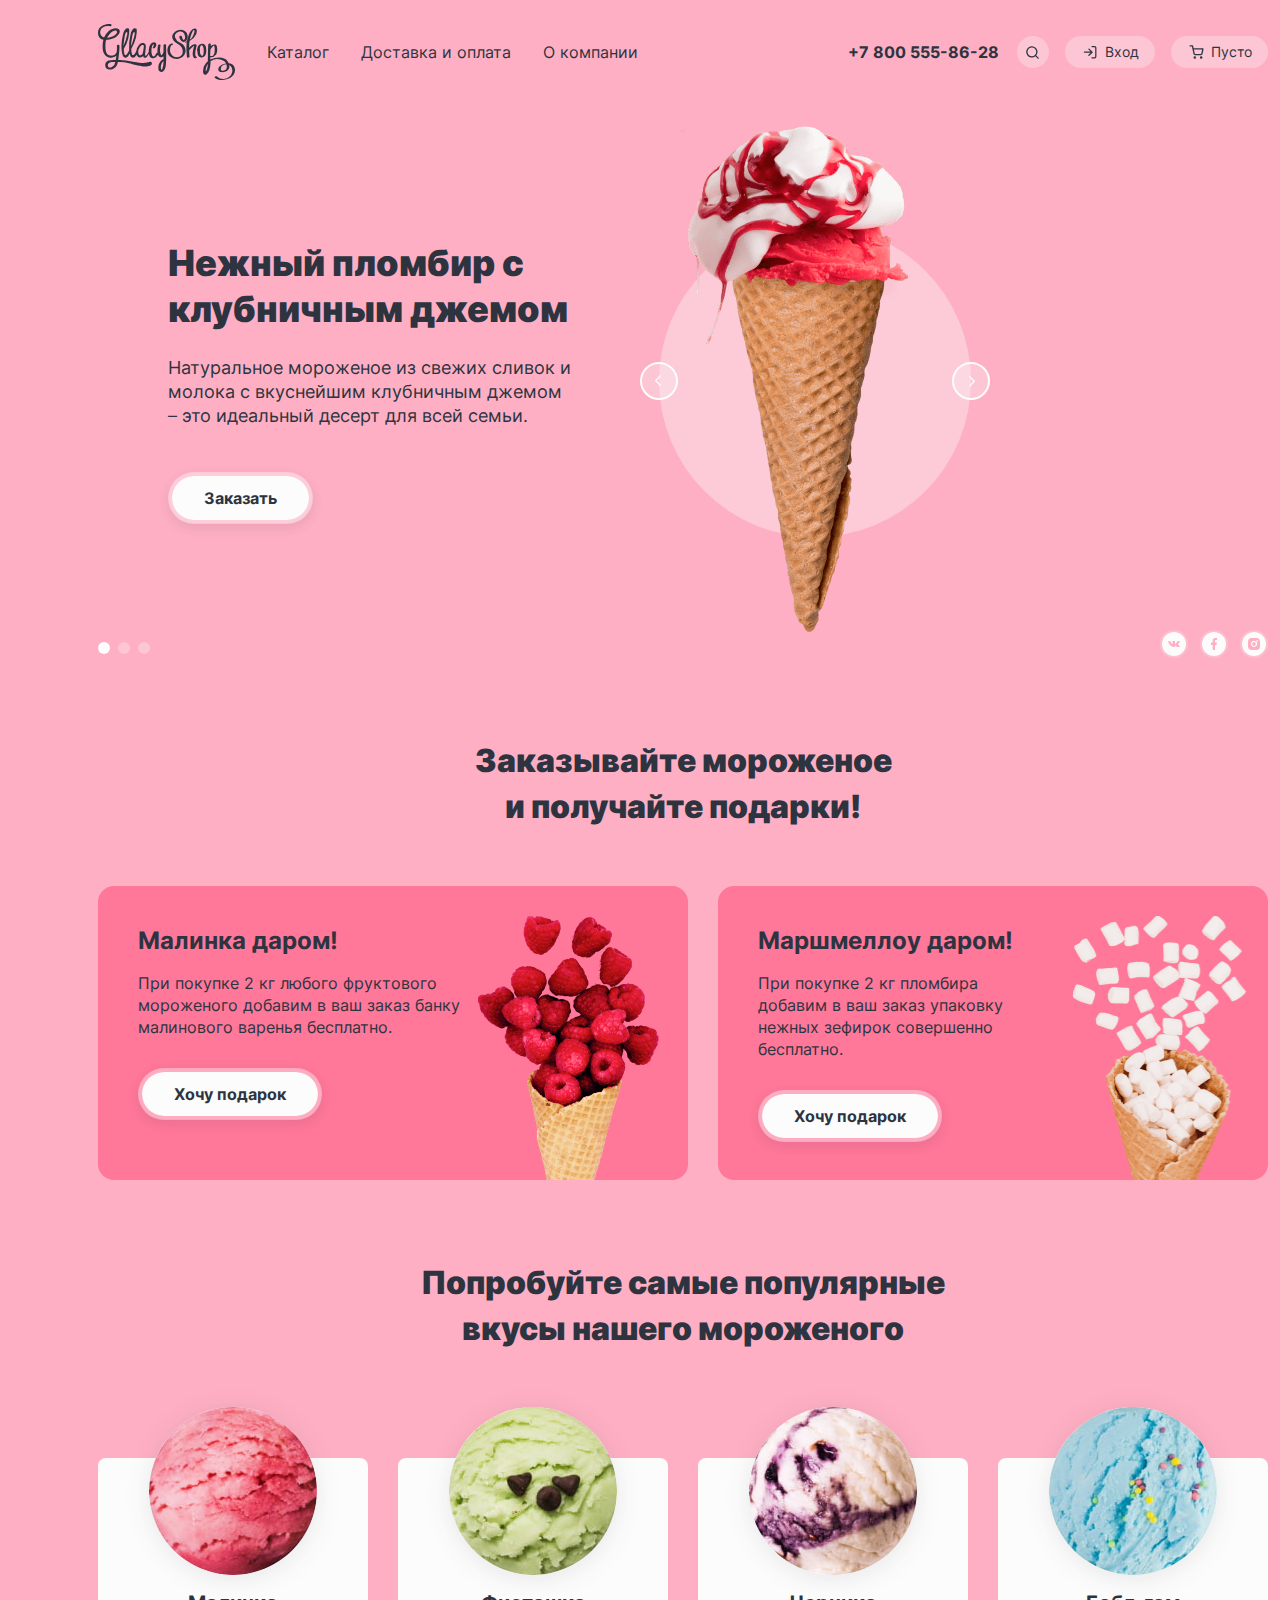
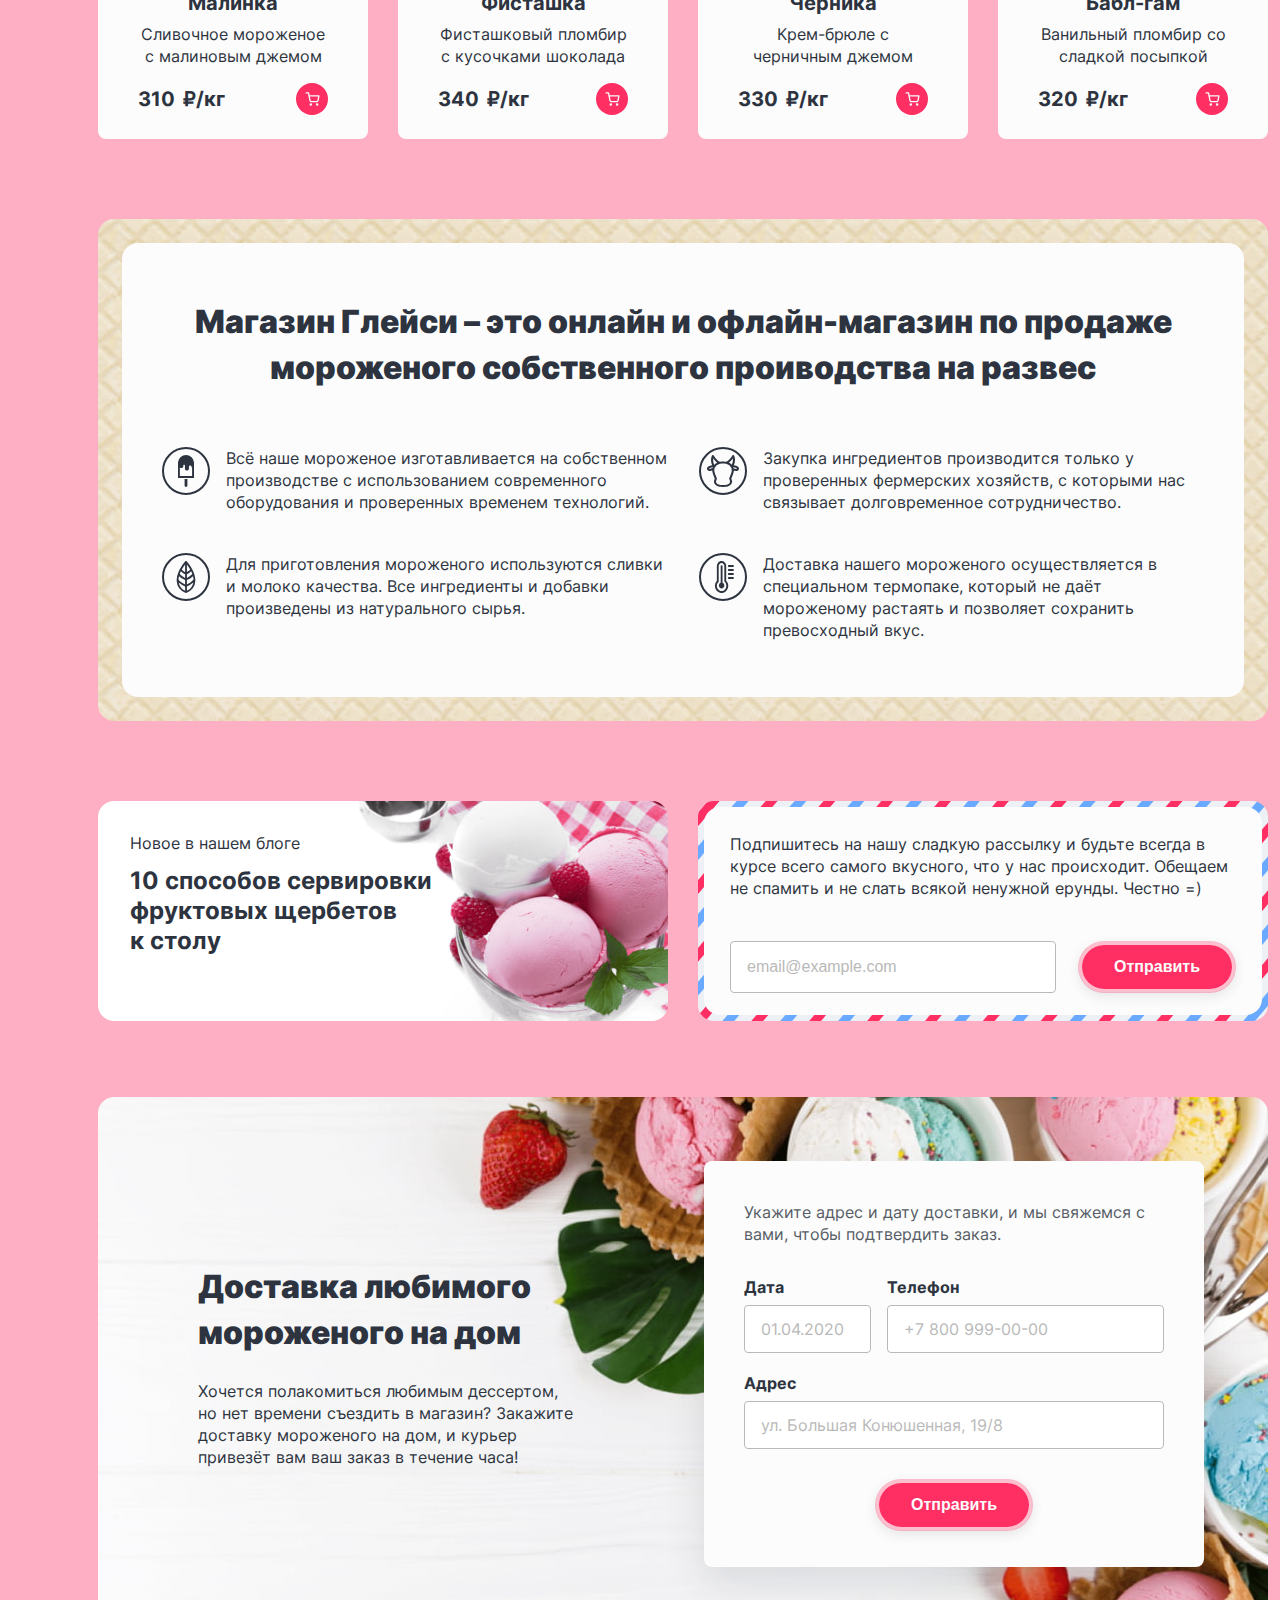
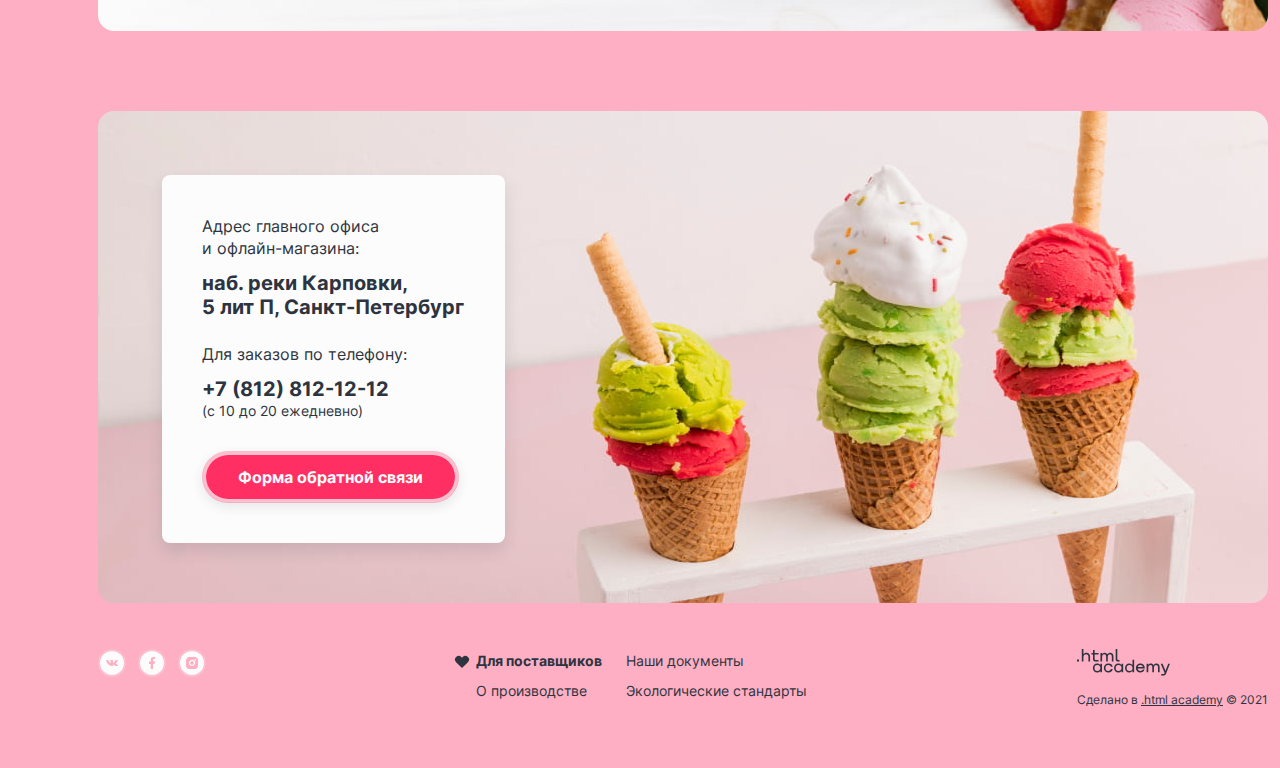
<file: index.html>
<!DOCTYPE html>
<html class="page" lang="ru">
  <head>
    <meta charset="utf-8">
    <title>HTML Academy: Глейси</title>
    <link rel="stylesheet" href="css/styles.css">
  </head>
  <body class="page__body">
    <header class="header page__header page__centerer">
      <a class="header__logo logo-link" href="index.html" aria-current="page">
        <img class="logo-link__image" src="images/gllacy-logo.svg" width="137" height="56" alt="Логотип интернет-магазина «Глейси».">
      </a>

      <nav class="header__navigation site-navigation">
        <ul class="site-navigation__list">
          <li class="site-navigation__item">
            <a class="site-navigation__link link" href="catalog.html">Каталог</a>
            <ul class="site-navigation__dropdown dropdown">
              <li class="dropdown__item dropdown__item--special">
                <a class="dropdown__link link" href="javascript:undefined">Новинки</a>
              </li>
              <li class="dropdown__item">
                <a class="dropdown__link link" href="catalog.html">Сливочное</a>
              </li>
              <li class="dropdown__item">
                <a class="dropdown__link link" href="javascript:undefined">Щербеты</a>
              </li>
              <li class="dropdown__item">
                <a class="dropdown__link link" href="javascript:undefined">Фруктовый</a>
              </li>
              <li class="dropdown__item">
                <a class="dropdown__link link" href="javascript:undefined">Мелорин</a>
              </li>
            </ul>
          </li>
          <li class="site-navigation__item">
            <a class="site-navigation__link link" href="javascript:undefined">Доставка и оплата</a>
          </li>
          <li class="site-navigation__item">
            <a class="site-navigation__link link" href="javascript:undefined">О компании</a>
          </li>
        </ul>
      </nav>

      <a class="header__phone link link--phone" href="tel:+78005558628">+7 800 555-86-28</a>

      <ul class="header__user-menu user-menu">
        <li class="user-menu__item">
          <a class="user-menu__link user-menu__link--search link" href="javascript:undefined">
            <span class="visually-hidden">Поиск.</span>
          </a>
        </li>
        <li class="user-menu__item">
          <a class="user-menu__link user-menu__link--login link" href="javascript:undefined">Вход</a>
        </li>
        <li class="user-menu__item">
          <a class="user-menu__link user-menu__link--cart link" href="javascript:undefined">
            <span class="visually-hidden">В вашей корзине:</span>
            Пусто
          </a>
        </li>
      </ul>
    </header>

    <main class="main page__main">
      <h1 class="visually-hidden">Интернет-магазин «Глейси Шоп».</h1>

      <section class="slider main__slider page__centerer">
        <h2 class="visually-hidden">Быстрые заказы.</h2>

        <div class="slider__buttons slider-controls">
          <button class="slider-controls__button slider-controls__button--previous" type="button">
            <span class="visually-hidden">Предыдущий товар.</span>
          </button>
          <button class="slider-controls__button slider-controls__button--next" type="button">
            <span class="visually-hidden">Следующий товар.</span>
          </button>
        </div>

        <ol class="slider__pagination dot-pagination">
          <li class="dot-pagination__item">
            <button class="dot-pagination__button dot-pagination__button--current" type="button">
              <span class="visually-hidden">Первый товар.</span>
            </button>
          </li>
          <li class="dot-pagination__item">
            <button class="dot-pagination__button" type="button">
              <span class="visually-hidden">Второй товар.</span>
            </button>
          </li>
          <li class="dot-pagination__item">
            <button class="dot-pagination__button" type="button">
              <span class="visually-hidden">Третий товар.</span>
            </button>
          </li>
        </ol>

        <ol class="slider__list">
          <li class="slider__item slider__item--current slide">
            <div class="slide__grid">
              <div class="slide__wrapper">
                <img class="slide__image" src="images/slider-image-01.png" width="306" height="507" alt="Пломбир с клубничным джемом.">
              </div>
              <strong class="slide__slogan">Нежный пломбир с клубничным джемом</strong>
              <p class="slide__info">Натуральное мороженое из свежих сливок и молока с вкуснейшим клубничным джемом – это идеальный десерт для всей семьи.</p>
              <a class="slide__button link button" href="javascript:undefined">Заказать</a>
            </div>
          </li>
          <li class="slider__item slide">
            <div class="slide__grid">
              <img class="slide__image" src="images/slider-image-02.png" width="306" height="507" alt="Изображение товара.">
              <strong class="slide__slogan">Нежный пломбир с клубничным джемом</strong>
              <p class="slide__info">Натуральное мороженое из свежих сливок и молока с вкуснейшим клубничным джемом – это идеальный десерт для всей семьи.</p>
              <a class="slide__button link button" href="javascript:undefined">Заказать</a>
            </div>
          </li>
          <li class="slider__item slide">
            <div class="slide__grid">
              <img class="slide__image" src="images/slider-image-03.png" width="306" height="507" alt="Изображение товара.">
              <strong class="slide__slogan">Карамельный пломбир с маршмеллоу</strong>
              <p class="slide__info">Необычный сладкий десерт с карамельным топпингом и кусочками зефира завоюет сердца сладкоежек всех возрастов.</p>
              <a class="slide__button link button" href="javascript:undefined">Заказать</a>
            </div>
          </li>
        </ol>

        <ul class="slider__social social-links">
          <li class="social-links__item">
            <a href="javascript:undefined" class="social-links__link link">
              <span class="visually-hidden">Наш Вконтакте.</span>
              <svg class="social-links__icon"
              aria-hidden="true" focusable="false" xmlns="http://www.w3.org/2000/svg"
              width="12" height="6" viewBox="0 0 12 6">
                <path fill-rule="evenodd" clip-rule="evenodd" d="M6.588 5.975h-.717s-1.583.083-2.976-1.188C1.375 3.4.032.647.032.647S-.045.467.04.379C.134.281.391.275.391.275l1.715-.01s.161.024.277.098c.095.062.149.176.149.176s.277.615.644 1.17c.716 1.085 1.05 1.322 1.293 1.206.354-.17.248-1.533.248-1.533S4.724.886 4.54.666c-.143-.17-.414-.22-.533-.235-.096-.011.062-.207.267-.295.309-.133.854-.14 1.498-.135.501.005.646.032.842.074.455.096.44.405.41 1.07-.01.2-.02.43-.02.697 0 .06-.002.124-.004.19-.01.34-.023.73.233.876.132.074.453.011 1.256-1.185.381-.566.667-1.233.667-1.233s.062-.119.16-.17c.098-.051.232-.036.232-.036l1.804-.01s.543-.056.63.158c.092.226-.202.751-.94 1.612-.695.813-1.035 1.115-1.008 1.38.02.196.24.372.668.72.889.722 1.125 1.102 1.182 1.192a.507.507 0 0 0 .01.016c.397.578-.44.623-.44.623l-1.603.02s-.345.06-.798-.214c-.237-.142-.469-.375-.69-.597-.337-.339-.649-.652-.915-.578-.447.124-.433.967-.433.967s.004.18-.098.277c-.11.104-.328.125-.328.125Z"/>
              </svg>
            </a>
          </li>
          <li class="social-links__item">
            <a href="javascript:undefined" class="social-links__link link">
              <span class="visually-hidden">Наш Фейсбук.</span>
              <svg class="social-links__icon"
              aria-hidden="true" focusable="false" xmlns="http://www.w3.org/2000/svg"
              width="6" height="12" viewBox="0 0 6 12">
                <path fill-rule="evenodd" clip-rule="evenodd" d="M5.43 6.9H4V12H1.71V6.9H0V4.5h1.71V2.82C1.71.99 2.81 0 4.37 0 5.1 0 5.8.06 6 .08V2.1h-.86C4 2.1 4 2.68 4 3.3v1.2h2l-.57 2.4Z"/>
              </svg>
            </a>
          </li>
          <li class="social-links__item">
            <a href="javascript:undefined" class="social-links__link link">
              <span class="visually-hidden">Наш Инстаграм.</span>
              <svg class="social-links__icon"
              aria-hidden="true" focusable="false" xmlns="http://www.w3.org/2000/svg"
              width="12" height="12" viewBox="0 0 12 12">
                <path fill-rule="evenodd" clip-rule="evenodd" d="M8.473.036C7.833.006 7.63 0 6 0S4.166.008 3.527.036c-.64.03-1.074.13-1.457.279-.4.15-.763.387-1.063.692-.306.3-.542.662-.692 1.063-.149.383-.249.817-.279 1.457C.006 4.167 0 4.37 0 6s.008 1.834.036 2.473c.03.64.13 1.075.279 1.457.15.4.387.763.692 1.063.3.306.662.542 1.063.692.383.148.818.249 1.457.279.64.03.843.036 2.473.036s1.834-.008 2.473-.036c.64-.03 1.075-.13 1.457-.279.4-.15.763-.387 1.063-.692.306-.3.542-.662.692-1.063.148-.383.249-.818.279-1.457.03-.64.036-.843.036-2.473s-.008-1.834-.036-2.473c-.03-.64-.13-1.075-.279-1.457-.15-.4-.387-.763-.692-1.063A2.925 2.925 0 0 0 9.93.315C9.547.166 9.112.066 8.473.036ZM3.88 3.879A3 3 0 1 1 8.12 8.12 3 3 0 0 1 3.88 3.88Zm5.801-1.56A.75.75 0 1 1 8.62 3.38a.75.75 0 0 1 1.06-1.06ZM7.273 4.728a1.8 1.8 0 1 0-2.546 2.546 1.8 1.8 0 0 0 2.546-2.546Z"/>
              </svg>
            </a>
          </li>
        </ul>
      </section>

      <section class="deals main__deals page__centerer">
        <h2 class="visually-hidden">Специальные предложения.</h2>
        <strong class="deals__lead lead">Заказывайте мороженое<br> и получайте подарки!</strong>
        <ul class="deals__list">
          <li class="deals__item deal" data-deal-number="01">
            <h3 class="deal__title">Малинка даром!</h3>
            <p class="deal__description">При покупке 2 кг любого фруктового мороженого добавим в ваш заказ банку малинового варенья бесплатно.</p>
            <a class="deal__link link button" href="javascript:undefined">Хочу подарок</a>
          </li>
          <li class="deals__item deal" data-deal-number="02">
            <h3 class="deal__title">Маршмеллоу даром!</h3>
            <p class="deal__description">При покупке 2 кг пломбира добавим в ваш заказ упаковку нежных зефирок совершенно бесплатно.</p>
            <a class="deal__link link button" href="javascript:undefined">Хочу подарок</a>
          </li>
        </ul>
      </section>

      <section class="popular main__popular page__centerer">
        <h2 class="visually-hidden">Популярные вкусы.</h2>
        <strong class="popular__lead lead">Попробуйте самые популярные<br> вкусы нашего мороженого</strong>
        <ul class="popular__list">
          <li class="popular__item product">
            <img class="product__image" src="images/product-img-01.jpg" width="168" height="168" alt="Изображение товара.">
            <h3 class="product__title">Малинка</h3>
            <p class="product__description">Сливочное мороженое с малиновым джемом</p>
            <span class="product__price">310 &#8381;/кг</span>
            <a class="product__link link" href="javascript:undefined">
              <span class="visually-hidden">Добавить товар в корзину.</span>
            </a>
          </li>
          <li class="popular__item product">
            <img class="product__image" src="images/product-img-02.jpg" width="168" height="168" alt="Изображение товара.">
            <h3 class="product__title">Фисташка</h3>
            <p class="product__description">Фисташковый пломбир с кусочками шоколада</p>
            <span class="product__price">340 &#8381;/кг</span>
            <a class="product__link link" href="javascript:undefined">
              <span class="visually-hidden">Добавить товар в корзину.</span>
            </a>
          </li>
          <li class="popular__item product">
            <img class="product__image" src="images/product-img-03.jpg" width="168" height="168" alt="Изображение товара.">
            <h3 class="product__title">Черника</h3>
            <p class="product__description">Крем-брюле с черничным джемом</p>
            <span class="product__price">330 &#8381;/кг</span>
            <a class="product__link link" href="javascript:undefined">
              <span class="visually-hidden">Добавить товар в корзину.</span>
            </a>
          </li>
          <li class="popular__item product">
            <img class="product__image" src="images/product-img-04.jpg" width="168" height="168" alt="Изображение товара.">
            <h3 class="product__title">Бабл-гам</h3>
            <p class="product__description">Ванильный пломбир со сладкой посыпкой</p>
            <span class="product__price">320 &#8381;/кг</span>
            <a class="product__link link" href="javascript:undefined">
              <span class="visually-hidden">Добавить товар в корзину.</span>
            </a>
          </li>
        </ul>
      </section>

      <section class="about main__about page__centerer">
        <h2 class="visually-hidden">Наши преимущества.</h2>
        <div class="about__content">
          <strong class="about__lead lead">Магазин Глейси – это онлайн и офлайн-магазин по продаже мороженого собственного проиводства на развес</strong>
          <ul class="about__advantages advantages">
            <li class="advantages__item advantages__item--tech">
              <h3 class="visually-hidden">Технологии.</h3>
              <p class="advantages__info">Всё наше мороженое изготавливается на собственном производстве с использованием современного оборудования и проверенных временем технологий.</p>
            </li>
            <li class="advantages__item advantages__item--supply">
              <h3 class="visually-hidden">Поставщики.</h3>
              <p class="advantages__info">Закупка ингредиентов производится только у проверенных фермерских хозяйств, с которыми нас связывает долговременное сотрудничество.</p>
            </li>
            <li class="advantages__item advantages__item--ingredient">
              <h3 class="visually-hidden">Ингредиенты.</h3>
              <p class="advantages__info">Для приготовления мороженого используются сливки и молоко качества. Все ингредиенты и добавки произведены из натурального сырья.</p>
            </li>
            <li class="advantages__item advantages__item--transport">
              <h3 class="visually-hidden">Транспортировка.</h3>
              <p class="advantages__info">Доставка нашего мороженого осуществляется в специальном термопаке, который не даёт мороженому растаять и позволяет сохранить превосходный вкус.</p>
            </li>
          </ul>
        </div>
      </section>

      <div class="page__centerer page__centerer--double">
        <article class="article acticle--topic--serving main__article">
          <span class="article__new article__new--visible">Новое в нашем блоге</span>
          <h2 class="article__title">10 способов сервировки фруктовых щербетов<br> к столу</h2>
          <a class="article__link" href="javascript:undefined">
            <span class="visually-hidden">Перейти к статье.</span>
          </a>
        </article>

        <section class="subscription main__subscribtion">
          <h2 class="visually-hidden">Подпишитесь на рассылку.</h2>
          <div class="subscription__content">
            <p class="subscription__info">Подпишитесь на нашу сладкую рассылку и будьте всегда в курсе всего самого вкусного, что у нас происходит. Обещаем не спамить и не слать всякой ненужной ерунды. Честно =)</p>
            <form class="subscription__form" action="https://echo.htmlacademy.ru/" method="GET">
              <label class="subscription__label" for="subscription-email">
                <span class="visually-hidden">Ваш email:</span>
              </label>
              <input class="subscription__input"
              type="email"
              name="subscription-email"
              id="subscription-email"
              placeholder="email@example.com"
              required>
              <button class="subscription__button button button--inverted" type="submit">Отправить</button>
            </form>
          </div>
        </section>
      </div>

      <section class="delivery main__delivery page__centerer">
        <h2 class="delivery__title lead">Доставка любимого мороженого на дом</h2>
        <p class="delivery__info">Хочется полакомиться любимым дессертом, но нет времени съездить в магазин? Закажите доставку мороженого на дом, и курьер привезёт вам ваш заказ в течение часа!</p>
        <form class="delivery__form delivery-form" action="https://echo.htmlacademy.ru/" method="GET">
          <p class="delivery-form__info">Укажите адрес и дату доставки, и мы свяжемся с вами, чтобы подтвердить заказ.</p>
          <p class="delivery-form__inputs">
            <label class="delivery-form__label">
              <span>Дата</span>
              <input class="delivery-form__input"
              type="text" onfocus="(this.type='date')" onblur="(this.type='text')"
              name="delivery-form-date"
              placeholder="01.04.2020">
            </label>
            <label class="delivery-form__label">
              <span>Телефон</span>
              <input class="delivery-form__input"
              type="tel"
              name="delivery-form-phone"
              placeholder="+7 800 999-00-00"
              required>
            </label>
            <label class="delivery-form__label delivery-form__label--address">
              <span>Адрес</span>
              <input class="delivery-form__input"
              type="text"
              name="delivery-form-address"
              placeholder="ул. Большая Конюшенная, 19/8">
            </label>
          </p>
          <button class="delivery-form__button button button--inverted" type="submit">Отправить</button>
        </form>
      </section>

      <section class="feedback main__feedback page__centerer">
        <h2 class="visually-hidden">Наши контакты.</h2>
        <div class="feedback__content">
          <address class="feedback__contacts contacts">
            <p class="contacts__group">
              <span class="contacts__info">Адрес главного офиса<br> и офлайн-магазина:</span>
              <span class="contacts__address">наб. реки Карповки,<br> 5 лит П, Санкт-Петербург</span>
            </p>
            <p class="contacts__group">
              <span class="contacts__info">Для заказов по телефону:</span>
              <a class="contacts__phone link" href="tel:+78128121212">+7 (812) 812-12-12</a>
              <span class="contacts__misc">(с 10 до 20 ежедневно)</span>
            </p>
          </address>
          <a class="feedback__modal-link link button button--inverted" href="javascript:undefined">Форма обратной связи</a>
        </div>
      </section>
    </main>

    <footer class="footer page__footer page__centerer">
      <ul class="footer__social social-links">
        <li class="social-links__item">
          <a href="javascript:undefined" class="social-links__link link">
            <span class="visually-hidden">Наш Вконтакте.</span>
            <svg class="social-links__icon"
            aria-hidden="true" focusable="false" xmlns="http://www.w3.org/2000/svg"
            width="12" height="6" viewBox="0 0 12 6">
              <path fill-rule="evenodd" clip-rule="evenodd" d="M6.588 5.975h-.717s-1.583.083-2.976-1.188C1.375 3.4.032.647.032.647S-.045.467.04.379C.134.281.391.275.391.275l1.715-.01s.161.024.277.098c.095.062.149.176.149.176s.277.615.644 1.17c.716 1.085 1.05 1.322 1.293 1.206.354-.17.248-1.533.248-1.533S4.724.886 4.54.666c-.143-.17-.414-.22-.533-.235-.096-.011.062-.207.267-.295.309-.133.854-.14 1.498-.135.501.005.646.032.842.074.455.096.44.405.41 1.07-.01.2-.02.43-.02.697 0 .06-.002.124-.004.19-.01.34-.023.73.233.876.132.074.453.011 1.256-1.185.381-.566.667-1.233.667-1.233s.062-.119.16-.17c.098-.051.232-.036.232-.036l1.804-.01s.543-.056.63.158c.092.226-.202.751-.94 1.612-.695.813-1.035 1.115-1.008 1.38.02.196.24.372.668.72.889.722 1.125 1.102 1.182 1.192a.507.507 0 0 0 .01.016c.397.578-.44.623-.44.623l-1.603.02s-.345.06-.798-.214c-.237-.142-.469-.375-.69-.597-.337-.339-.649-.652-.915-.578-.447.124-.433.967-.433.967s.004.18-.098.277c-.11.104-.328.125-.328.125Z"/>
            </svg>
          </a>
        </li>
        <li class="social-links__item">
          <a href="javascript:undefined" class="social-links__link link">
            <span class="visually-hidden">Наш Фейсбук.</span>
            <svg class="social-links__icon"
            aria-hidden="true" focusable="false" xmlns="http://www.w3.org/2000/svg"
            width="6" height="12" viewBox="0 0 6 12">
              <path fill-rule="evenodd" clip-rule="evenodd" d="M5.43 6.9H4V12H1.71V6.9H0V4.5h1.71V2.82C1.71.99 2.81 0 4.37 0 5.1 0 5.8.06 6 .08V2.1h-.86C4 2.1 4 2.68 4 3.3v1.2h2l-.57 2.4Z"/>
            </svg>
          </a>
        </li>
        <li class="social-links__item">
          <a href="javascript:undefined" class="social-links__link link">
            <span class="visually-hidden">Наш Инстаграм.</span>
            <svg class="social-links__icon"
            aria-hidden="true" focusable="false" xmlns="http://www.w3.org/2000/svg"
            width="12" height="12" viewBox="0 0 12 12">
              <path fill-rule="evenodd" clip-rule="evenodd" d="M8.473.036C7.833.006 7.63 0 6 0S4.166.008 3.527.036c-.64.03-1.074.13-1.457.279-.4.15-.763.387-1.063.692-.306.3-.542.662-.692 1.063-.149.383-.249.817-.279 1.457C.006 4.167 0 4.37 0 6s.008 1.834.036 2.473c.03.64.13 1.075.279 1.457.15.4.387.763.692 1.063.3.306.662.542 1.063.692.383.148.818.249 1.457.279.64.03.843.036 2.473.036s1.834-.008 2.473-.036c.64-.03 1.075-.13 1.457-.279.4-.15.763-.387 1.063-.692.306-.3.542-.662.692-1.063.148-.383.249-.818.279-1.457.03-.64.036-.843.036-2.473s-.008-1.834-.036-2.473c-.03-.64-.13-1.075-.279-1.457-.15-.4-.387-.763-.692-1.063A2.925 2.925 0 0 0 9.93.315C9.547.166 9.112.066 8.473.036ZM3.88 3.879A3 3 0 1 1 8.12 8.12 3 3 0 0 1 3.88 3.88Zm5.801-1.56A.75.75 0 1 1 8.62 3.38a.75.75 0 0 1 1.06-1.06ZM7.273 4.728a1.8 1.8 0 1 0-2.546 2.546 1.8 1.8 0 0 0 2.546-2.546Z"/>
            </svg>
          </a>
        </li>
      </ul>

      <ul class="footer__menu">
        <li class="footer__menu-item">
          <a class="footer__menu-link footer__menu-link--special link" href="javascript:undefined">Для поставщиков</a>
        </li>
        <li class="footer__menu-item">
          <a class="footer__menu-link link" href="javascript:undefined">Наши документы</a>
        </li>
        <li class="footer__menu-item">
          <a class="footer__menu-link link" href="javascript:undefined">О производстве</a>
        </li>
        <li class="footer__menu-item">
          <a class="footer__menu-link link" href="javascript:undefined">Экологические стандарты</a>
        </li>
      </ul>

      <a class="footer__devs devs-link link" href="https://htmlacademy.ru/">
        <img class="devs-link__logo" src="images/htmlacademy-logo.svg" width="93" height="27" alt="Сделано в HTML Academy.">
        <p class="devs-link__info">Сделано в <span>.html academy</span> © 2021</p>
      </a>
    </footer>
  </body>
</html>
</file>
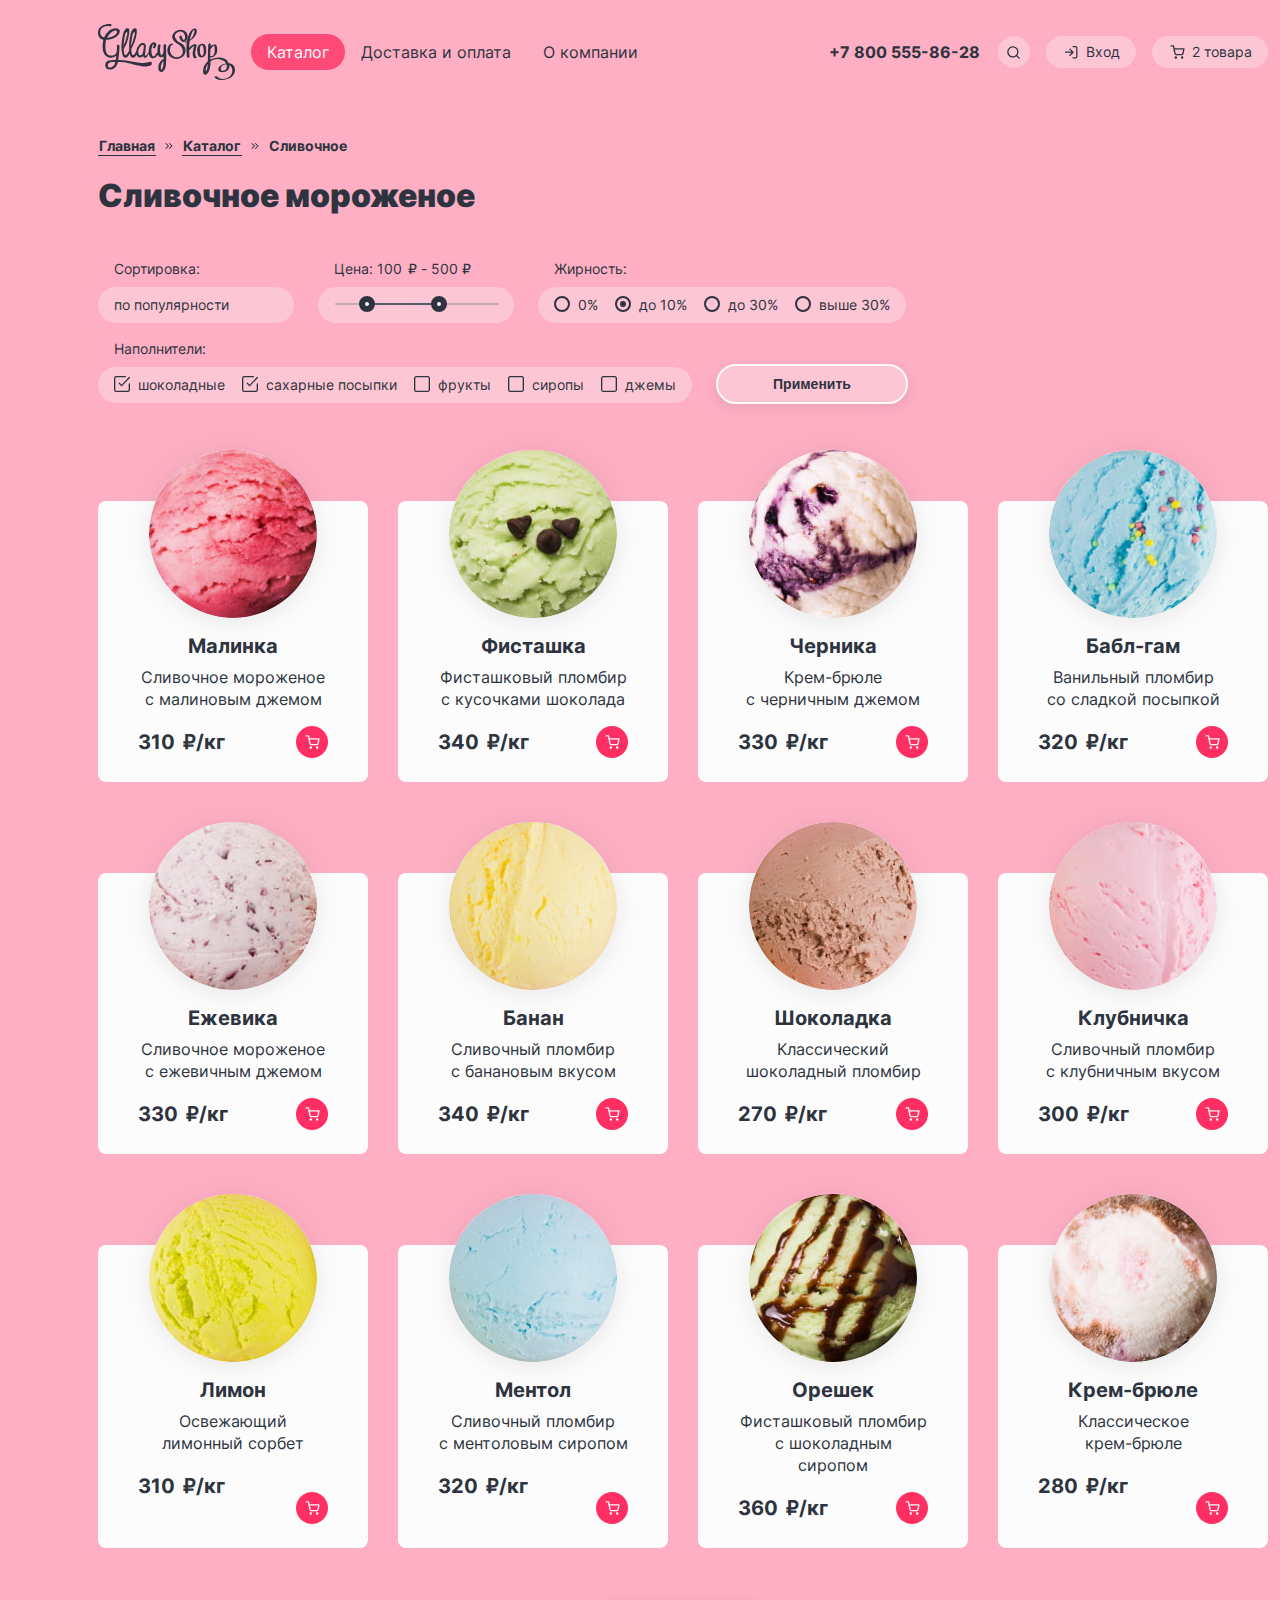
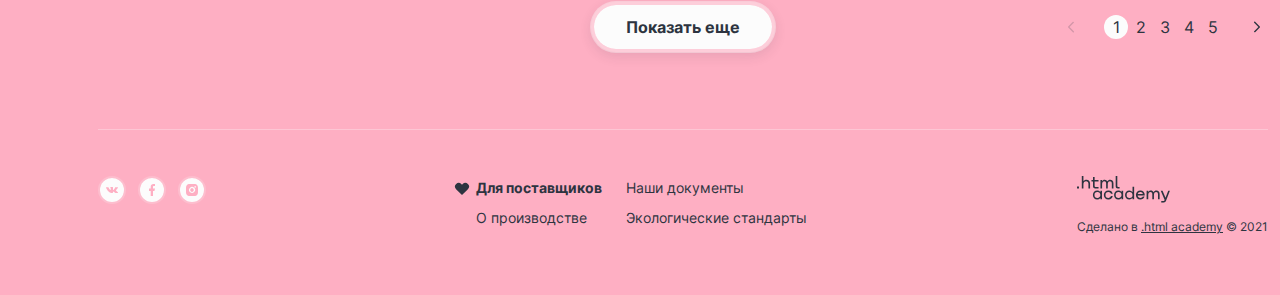
<file: catalog.html>
<!DOCTYPE html>
<html class="page" lang="ru">
  <head>
    <meta charset="utf-8">
    <title>HTML Academy: Глейси</title>
    <link rel="stylesheet" href="css/styles.css">
  </head>
  <body class="page__body">
    <header class="header page__header page__centerer">
      <a class="header__logo logo-link" href="index.html">
        <img class="logo-link__image" src="images/gllacy-logo.svg" width="137" height="56" alt="Логотип интернет-магазина «Глейси».">
      </a>

      <nav class="header__navigation site-navigation">
        <ul class="site-navigation__list">
          <li class="site-navigation__item">
            <a class="site-navigation__link site-navigation__link--current link" href="javascript:undefined">Каталог</a>
            <ul class="site-navigation__dropdown dropdown">
              <li class="dropdown__item dropdown__item--special">
                <a class="dropdown__link link" href="javascript:undefined">Новинки</a>
              </li>
              <li class="dropdown__item">
                <a class="dropdown__link link" href="catalog.html" aria-current="page">Сливочное</a>
              </li>
              <li class="dropdown__item">
                <a class="dropdown__link link" href="javascript:undefined">Щербеты</a>
              </li>
              <li class="dropdown__item">
                <a class="dropdown__link link" href="javascript:undefined">Фруктовый</a>
              </li>
              <li class="dropdown__item">
                <a class="dropdown__link link" href="javascript:undefined">Мелорин</a>
              </li>
            </ul>
          </li>
          <li class="site-navigation__item">
            <a class="site-navigation__link link" href="javascript:undefined">Доставка и оплата</a>
          </li>
          <li class="site-navigation__item">
            <a class="site-navigation__link link" href="javascript:undefined">О компании</a>
          </li>
        </ul>
      </nav>

      <a class="header__phone link link--phone" href="tel:+78005558628">+7 800 555-86-28</a>

      <ul class="header__user-menu user-menu">
        <li class="user-menu__item">
          <a class="user-menu__link user-menu__link--search link" href="javascript:undefined">
            <span class="visually-hidden">Поиск.</span>
          </a>
        </li>
        <li class="user-menu__item">
          <a class="user-menu__link user-menu__link--login link" href="javascript:undefined">Вход</a>
        </li>
        <li class="user-menu__item">
          <a class="user-menu__link user-menu__link--cart link" href="javascript:undefined">
            <span class="visually-hidden">В вашей корзине:</span>
            2 товара
          </a>
        </li>
      </ul>
    </header>

    <main class="main page__main">
      <header class="inner-header main__header page__centerer">
        <h1 class="inner-header__title main-title">Сливочное мороженое</h1>
        <ul class="inner-header__breadcrumbs breadcrumbs">
          <li class="breadcrumbs__item">
            <a class="breadcrumbs__link link" href="index.html"><span>Главная</span></a>
          </li>
          <li class="breadcrumbs__item">
            <a class="breadcrumbs__link link" href="javascript:undefined"><span>Каталог</span></a>
          </li>
          <li class="breadcrumbs__item">
            <a class="breadcrumbs__link link" href="catalog.html" aria-current="page"><span>Сливочное</span></a>
          </li>
        </ul>
      </header>

      <section class="catalog main__catalog page__centerer">
        <h2 class="visually-hidden">Каталог товаров с фильтрами.</h2>

        <form class="catalog__filters filters" action="https://echo.htmlacademy.ru/" method="GET">
          <h3 class="visually-hidden">Фильтры:</h3>
          <fieldset class="filters__group">
            <legend class="filters__legend" for="sorting">Сортировка:</legend>
            <select class="filters__select" id="sorting" name="sorting">
              <option class="filters__option" value="popularity">по популярности</option>
              <option class="filters__option" value="highestPrice">по цене: сначала дорогие</option>
              <option class="filters__option" value="lowestPrice">по цене: сначала недорогие</option>
              <option class="filters__option" value="availability">по наличию</option>
            </select>
          </fieldset>
          <fieldset class="filters__group">
            <legend class="filters__legend">Цена:</legend>
            <div class="filters__range range-slider">
              <p class="range-slider__fields">
                <label class="visually-hidden" for="price-min">Изменить минимальную цену.</label>
                <input class="range-slider__input"
                type="number" id="price-min"
                name="price-min"
                value="100"
                onkeyup="this.style.width = this.value.length + 'ch';">
                <span>&#8381; -</span>
                <label class="visually-hidden" for="price-max">Изменить максимальную цену.</label>
                <input class="range-slider__input"
                type="number" id="price-max"
                name="price-max"
                value="500"
                onkeyup="this.style.width = this.value.length + 'ch';">
                <span>&#8381;</span>
              </p>
              <div class="range-slider__scale">
                <div class="range-slider__bar">
                  <button class="range-slider__toggle range-slider__toggle--min" type="button" aria-hidden="true"></button>
                  <button class="range-slider__toggle range-slider__toggle--max" type="button" aria-hidden="true"></button>
                </div>
              </div>
            </div>
          </fieldset>
          <fieldset class="filters__group">
            <legend class="filters__legend">Жирность:</legend>
            <ul class="filters__input-list">
              <li class="filters__input-item">
                <input class="filters__radio visually-hidden" type="radio" id="fatness-0" name="fatness" value="0">
                <label class="filters__label filters__label--radio" for="fatness-0">0%</label>
              </li>
              <li class="filters__input-item">
                <input class="filters__radio visually-hidden" type="radio" id="fatness-10" name="fatness" value="10" checked>
                <label class="filters__label filters__label--radio" for="fatness-10">до 10%</label>
              </li>
              <li class="filters__input-item">
                <input class="filters__radio visually-hidden" type="radio" id="fatness-30" name="fatness" value="30">
                <label class="filters__label filters__label--radio" for="fatness-30">до 30%</label>
              </li>
              <li class="filters__input-item">
                <input class="filters__radio visually-hidden" type="radio" id="fatness-100" name="fatness" value="100">
                <label class="filters__label filters__label--radio" for="fatness-100">выше 30%</label>
              </li>
            </ul>
          </fieldset>
          <fieldset class="filters__group">
            <legend class="filters__legend">Наполнители:</legend>
            <ul class="filters__input-list">
              <li class="filters__input-item">
                <input class="filters__checkbox visually-hidden" type="checkbox" id="checkbox-chocolate" name="topping" value="chocolate" checked>
                <label class="filters__label filters__label--checkbox" for="checkbox-chocolate">шоколадные</label>
              </li>
              <li class="filters__input-item">
                <input class="filters__checkbox visually-hidden" type="checkbox" id="checkbox-sugar" name="topping" value="sugar" checked>
                <label class="filters__label filters__label--checkbox" for="checkbox-sugar">сахарные посыпки</label>
              </li>
              <li class="filters__input-item">
                <input class="filters__checkbox visually-hidden" type="checkbox" id="checkbox-fruits" name="topping" value="fruits">
                <label class="filters__label filters__label--checkbox" for="checkbox-fruits">фрукты</label>
              </li>
              <li class="filters__input-item">
                <input class="filters__checkbox visually-hidden" type="checkbox" id="checkbox-syrup" name="topping" value="syrup">
                <label class="filters__label filters__label--checkbox" for="checkbox-syrup">сиропы</label>
              </li>
              <li class="filters__input-item">
                <input class="filters__checkbox visually-hidden" type="checkbox" id="checkbox-jam" name="topping" value="jam">
                <label class="filters__label filters__label--checkbox" for="checkbox-jam">джемы</label>
              </li>
            </ul>
          </fieldset>
          <button class="filters__button button" type="submit">Применить</button>
        </form>

        <section class="catalog__products products">
          <h3 class="visually-hidden">Список товаров:</h3>
          <ul class="products__list">
            <li class="products__item product">
              <img class="product__image" src="images/product-img-01.jpg" width="168" height="168" alt="Изображение товара.">
              <h3 class="product__title">Малинка</h3>
              <p class="product__description">Сливочное мороженое с малиновым джемом</p>
              <p class="product__price">310 &#8381;/кг</p>
              <a class="product__link" href="javascript:undefined">
                <span class="visually-hidden">Добавить товар в корзину.</span>
              </a>
            </li>
            <li class="products__item product">
              <img class="product__image" src="images/product-img-02.jpg" width="168" height="168" alt="Изображение товара.">
              <h3 class="product__title">Фисташка</h3>
              <p class="product__description">Фисташковый пломбир с кусочками шоколада</p>
              <p class="product__price">340 &#8381;/кг</p>
              <a class="product__link" href="javascript:undefined">
                <span class="visually-hidden">Добавить товар в корзину.</span>
              </a>
            </li>
            <li class="products__item product">
              <img class="product__image" src="images/product-img-03.jpg" width="168" height="168" alt="Изображение товара.">
              <h3 class="product__title">Черника</h3>
              <p class="product__description">Крем-брюле<br> с черничным джемом</p>
              <p class="product__price">330 &#8381;/кг</p>
              <a class="product__link" href="javascript:undefined">
                <span class="visually-hidden">Добавить товар в корзину.</span>
              </a>
            <li class="products__item product">
              <img class="product__image" src="images/product-img-04.jpg" width="168" height="168" alt="Изображение товара.">
              <h3 class="product__title">Бабл-гам</h3>
              <p class="product__description">Ванильный пломбир<br> со сладкой посыпкой</p>
              <p class="product__price">320 &#8381;/кг</p>
              <a class="product__link" href="javascript:undefined">
                <span class="visually-hidden">Добавить товар в корзину.</span>
              </a>
            </li>
            <li class="products__item product">
              <img class="product__image" src="images/product-img-05.jpg" width="168" height="168" alt="Изображение товара.">
              <h3 class="product__title">Ежевика</h3>
              <p class="product__description">Сливочное мороженое с ежевичным джемом</p>
              <p class="product__price">330 &#8381;/кг</p>
              <a class="product__link" href="javascript:undefined">
                <span class="visually-hidden">Добавить товар в корзину.</span>
              </a>
            </li>
            <li class="products__item product">
              <img class="product__image" src="images/product-img-06.jpg" width="168" height="168" alt="Изображение товара.">
              <h3 class="product__title">Банан</h3>
              <p class="product__description">Сливочный пломбир<br> с банановым вкусом</p>
              <p class="product__price">340 &#8381;/кг</p>
              <a class="product__link" href="javascript:undefined">
                <span class="visually-hidden">Добавить товар в корзину.</span>
              </a>
            </li>
            <li class="products__item product">
              <img class="product__image" src="images/product-img-07.jpg" width="168" height="168" alt="Изображение товара.">
              <h3 class="product__title">Шоколадка</h3>
              <p class="product__description">Классический шоколадный пломбир</p>
              <p class="product__price">270 &#8381;/кг</p>
              <a class="product__link" href="javascript:undefined">
                <span class="visually-hidden">Добавить товар в корзину.</span>
              </a>
            </li>
            <li class="products__item product">
              <img class="product__image" src="images/product-img-08.jpg" width="168" height="168" alt="Изображение товара.">
              <h3 class="product__title">Клубничка</h3>
              <p class="product__description">Сливочный пломбир<br> с клубничным вкусом</p>
              <p class="product__price">300 &#8381;/кг</p>
              <a class="product__link" href="javascript:undefined">
                <span class="visually-hidden">Добавить товар в корзину.</span>
              </a>
            </li>
            <li class="products__item product">
              <img class="product__image" src="images/product-img-09.jpg" width="168" height="168" alt="Изображение товара.">
              <h3 class="product__title">Лимон</h3>
              <p class="product__description">Освежающий лимонный сорбет</p>
              <p class="product__price">310 &#8381;/кг</p>
              <a class="product__link" href="javascript:undefined">
                <span class="visually-hidden">Добавить товар в корзину.</span>
              </a>
            </li>
            <li class="products__item product">
              <img class="product__image" src="images/product-img-10.jpg" width="168" height="168" alt="Изображение товара.">
              <h3 class="product__title">Ментол</h3>
              <p class="product__description">Сливочный пломбир<br> с ментоловым сиропом</p>
              <p class="product__price">320 &#8381;/кг</p>
              <a class="product__link" href="javascript:undefined">
                <span class="visually-hidden">Добавить товар в корзину.</span>
              </a>
            </li>
            <li class="products__item product">
              <img class="product__image" src="images/product-img-11.jpg" width="168" height="168" alt="Изображение товара.">
              <h3 class="product__title">Орешек</h3>
              <p class="product__description">Фисташковый пломбир с шоколадным сиропом</p>
              <p class="product__price">360 &#8381;/кг</p>
              <a class="product__link" href="javascript:undefined">
                <span class="visually-hidden">Добавить товар в корзину.</span>
              </a>
            </li>
            <li class="products__item product">
              <img class="product__image" src="images/product-img-12.jpg" width="168" height="168" alt="Изображение товара.">
              <h3 class="product__title">Крем-брюле</h3>
              <p class="product__description">Классическое<br> крем-брюле</p>
              <p class="product__price">280 &#8381;/кг</p>
              <a class="product__link" href="javascript:undefined">
                <span class="visually-hidden">Добавить товар в корзину.</span>
              </a>
            </li>
          </ul>
          <a class="products__more-link link button" href="javascript:undefined">Показать еще</a>
        </section>

        <section class="catalog__pagination pagination">
          <h3 class="visually-hidden">Переход по номерам страниц списка товаров:</h3>
          <ul class="pagination__list">
            <li class="pagination__item">
              <a class="pagination__button pagination__button--prev pagination__button--disabled">
                <span class="visually-hidden" aria-hidden="true">Перейти на предыдущю страницу.</span>
              </a>
            </li>
            <li class="pagination__item">
              <a class="pagination__link link" href="catalog.html" aria-current="page">1</a>
            </li>
            <li class="pagination__item">
              <a class="pagination__link link" href="javascript:undefined">2</a>
            </li>
            <li class="pagination__item">
              <a class="pagination__link link" href="javascript:undefined">3</a>
            </li>
            <li class="pagination__item">
              <a class="pagination__link link" href="javascript:undefined">4</a>
            </li>
            <li class="pagination__item">
              <a class="pagination__link link" href="javascript:undefined">5</a>
            </li>
            <li class="pagination__item">
              <a class="pagination__button pagination__button--next link" href="javascript:undefined">
                <span class="visually-hidden">Перейти на следующую страницу.</span>
              </a>
            </li>
          </ul>
        </section>
      </section>
    </main>

    <footer class="footer page__footer page__centerer">
      <ul class="footer__social social-links">
        <li class="social-links__item">
          <a href="javascript:undefined" class="social-links__link link">
            <span class="visually-hidden">Наш Вконтакте.</span>
            <svg class="social-links__icon"
            aria-hidden="true" focusable="false" xmlns="http://www.w3.org/2000/svg"
            width="12" height="6" viewBox="0 0 12 6">
              <path fill-rule="evenodd" clip-rule="evenodd" d="M6.588 5.975h-.717s-1.583.083-2.976-1.188C1.375 3.4.032.647.032.647S-.045.467.04.379C.134.281.391.275.391.275l1.715-.01s.161.024.277.098c.095.062.149.176.149.176s.277.615.644 1.17c.716 1.085 1.05 1.322 1.293 1.206.354-.17.248-1.533.248-1.533S4.724.886 4.54.666c-.143-.17-.414-.22-.533-.235-.096-.011.062-.207.267-.295.309-.133.854-.14 1.498-.135.501.005.646.032.842.074.455.096.44.405.41 1.07-.01.2-.02.43-.02.697 0 .06-.002.124-.004.19-.01.34-.023.73.233.876.132.074.453.011 1.256-1.185.381-.566.667-1.233.667-1.233s.062-.119.16-.17c.098-.051.232-.036.232-.036l1.804-.01s.543-.056.63.158c.092.226-.202.751-.94 1.612-.695.813-1.035 1.115-1.008 1.38.02.196.24.372.668.72.889.722 1.125 1.102 1.182 1.192a.507.507 0 0 0 .01.016c.397.578-.44.623-.44.623l-1.603.02s-.345.06-.798-.214c-.237-.142-.469-.375-.69-.597-.337-.339-.649-.652-.915-.578-.447.124-.433.967-.433.967s.004.18-.098.277c-.11.104-.328.125-.328.125Z"/>
            </svg>
          </a>
        </li>
        <li class="social-links__item">
          <a href="javascript:undefined" class="social-links__link link">
            <span class="visually-hidden">Наш Фейсбук.</span>
            <svg class="social-links__icon"
            aria-hidden="true" focusable="false" xmlns="http://www.w3.org/2000/svg"
            width="6" height="12" viewBox="0 0 6 12">
              <path fill-rule="evenodd" clip-rule="evenodd" d="M5.43 6.9H4V12H1.71V6.9H0V4.5h1.71V2.82C1.71.99 2.81 0 4.37 0 5.1 0 5.8.06 6 .08V2.1h-.86C4 2.1 4 2.68 4 3.3v1.2h2l-.57 2.4Z"/>
            </svg>
          </a>
        </li>
        <li class="social-links__item">
          <a href="javascript:undefined" class="social-links__link link">
            <span class="visually-hidden">Наш Инстаграм.</span>
            <svg class="social-links__icon"
            aria-hidden="true" focusable="false" xmlns="http://www.w3.org/2000/svg"
            width="12" height="12" viewBox="0 0 12 12">
              <path fill-rule="evenodd" clip-rule="evenodd" d="M8.473.036C7.833.006 7.63 0 6 0S4.166.008 3.527.036c-.64.03-1.074.13-1.457.279-.4.15-.763.387-1.063.692-.306.3-.542.662-.692 1.063-.149.383-.249.817-.279 1.457C.006 4.167 0 4.37 0 6s.008 1.834.036 2.473c.03.64.13 1.075.279 1.457.15.4.387.763.692 1.063.3.306.662.542 1.063.692.383.148.818.249 1.457.279.64.03.843.036 2.473.036s1.834-.008 2.473-.036c.64-.03 1.075-.13 1.457-.279.4-.15.763-.387 1.063-.692.306-.3.542-.662.692-1.063.148-.383.249-.818.279-1.457.03-.64.036-.843.036-2.473s-.008-1.834-.036-2.473c-.03-.64-.13-1.075-.279-1.457-.15-.4-.387-.763-.692-1.063A2.925 2.925 0 0 0 9.93.315C9.547.166 9.112.066 8.473.036ZM3.88 3.879A3 3 0 1 1 8.12 8.12 3 3 0 0 1 3.88 3.88Zm5.801-1.56A.75.75 0 1 1 8.62 3.38a.75.75 0 0 1 1.06-1.06ZM7.273 4.728a1.8 1.8 0 1 0-2.546 2.546 1.8 1.8 0 0 0 2.546-2.546Z"/>
            </svg>
          </a>
        </li>
      </ul>

      <ul class="footer__menu">
        <li class="footer__menu-item">
          <a class="footer__menu-link footer__menu-link--special link" href="javascript:undefined">Для поставщиков</a>
        </li>
        <li class="footer__menu-item">
          <a class="footer__menu-link link" href="javascript:undefined">Наши документы</a>
        </li>
        <li class="footer__menu-item">
          <a class="footer__menu-link link" href="javascript:undefined">О производстве</a>
        </li>
        <li class="footer__menu-item">
          <a class="footer__menu-link link" href="javascript:undefined">Экологические стандарты</a>
        </li>
      </ul>

      <a class="footer__devs devs-link link" href="https://htmlacademy.ru/">
        <img class="devs-link__logo" src="images/htmlacademy-logo.svg" width="93" height="27" alt="Сделано в HTML Academy.">
        <p class="devs-link__info">Сделано в <span>.html academy</span> © 2021</p>
      </a>
    </footer>
  </body>
</html>
</file>
<file: css/styles.css>
/*\\\\\\\\\\\\\\\\
\\\\\\ Шрифты \\\\\
\\\\\\\\\\\\\\\\\*/

/* Inter 400/700/900 */
@font-face {
  font-family: "Inter";
  font-style: normal;
  font-weight: 400;
  src: url("../fonts/inter-400.woff2") format("woff2");
  font-display: swap;
}

@font-face {
  font-family: "Inter";
  font-style: normal;
  font-weight: 700;
  src: url("../fonts/inter-700.woff2") format("woff2");
  font-display: swap;
}

@font-face {
  font-family: "Inter";
  font-style: normal;
  font-weight: 900;
  src: url("../fonts/inter-900.woff2") format("woff2");
  font-display: swap;
}

/*\\\\\\\\\\\\\\\
\\\ Глобальные \\\
\\\\\\\\\\\\\\\\*/
:root {
  --main-bg: #feafc3;
  --special-bg: #ff7799;
  --button-bg: #ff2f64;
  --bright-bg: #fcfcfc;
  --neutral-bg: #b9b9b9;
  --bright-bg-transp: rgba(252, 252, 252, 0.3);
  --main-txt: #2d3440;
  --neutral-txt: #565c66;
}

*,
*::before,
*::after {
  box-sizing: border-box;
}

.page {
  height: 100%;
}

.page__body {
  display: flex;
  flex-direction: column;
  min-height: 100%;
  min-width: 1366px;
  margin: 0;
  font-family: "Inter", sans-serif;
  font-weight: 400;
  font-size: 16px;
  line-height: 22px;
  color: var(--main-txt);
  background-color: var(--main-bg);
}

.visually-hidden {
  position: absolute;
  width: 1px;
  height: 1px;
  margin: -1px;
  padding: 0;
  overflow: hidden;
  border: 0;
  clip: rect(0 0 0 0);
}

.main-title {
  font-weight: 900;
  font-size: 32px;
  line-height: 46px;
}

.lead {
  font-weight: 900;
  font-size: 32px;
  line-height: 46px;
}

.link {
  text-decoration: none;
  color: inherit;
}

.button {
  font-weight: 700;
  font-size: 16px;
  line-height: 20px;
  display: block;
  width: fit-content;
  padding: 12px 32px;
  color: var(--main-txt);
  background: none;
  background-color: var(--bright-bg);
  background-clip: padding-box;
  border: 4px solid rgba(252, 252, 252, 0.4);
  border-radius: 30px;
  box-shadow: 0 4px 12px rgba(45, 52, 64, 0.1);
  cursor: pointer;
}

.button:hover {
  background-color: var(--bright-bg-transp);
  border-color: var(--bright-bg);
  box-shadow: 0 4px 15px rgba(133, 133, 133, 0.15);
}

.button--inverted {
  color: var(--bright-bg);
  background-color: var(--button-bg);
  border-color: rgba(255, 47, 100, 0.3);
}

.button--inverted:hover {
  color: var(--main-txt);
  background-color: var(--bright-bg);
  border-color: var(--button-bg);
  box-shadow: 0 4px 15px rgba(133, 133, 133, 0.15);
}

.button:active {
  transform: translateY(2px);
  opacity: 0.7;
}

.page__main {
  flex-grow: 1;
}

/*\\\\\\\\\\\\\\\\
\\\\\ Обертки \\\\\
\\\\\\\\\\\\\\\\\*/
.page__centerer {
  width: 1170px;
  margin: 0 auto;
}

.page__centerer--double {
  display: grid;
  grid-template-columns: 1fr 1fr;
  column-gap: 30px;
}

/*\\\\\\\\\\\\\\\\
\\\ Шапка сайта \\\
\\\\\\\\\\\\\\\\\*/
.header {
  display: flex;
  align-items: center;
  min-height: 104px;
}

.logo-link__image {
  display: block;
}

.header__navigation {
  margin-left: 16px;
}

.site-navigation__list {
  display: flex;
  margin: 0;
  padding: 0;
  list-style-type: none;
}

.site-navigation__link {
  min-width: 36px;
  min-height: 36px;
  padding: 8px 16px;
  line-height: 20px;
  border-radius: 18px;
}

.site-navigation__link--current {
  color: var(--bright-bg);
  background-color: #ff4a78;
}

.site-navigation__dropdown {
  margin: 0;
}

.dropdown {
  display: none;
  padding: 16px;
  font-size: 14px;
  line-height: 20px;
  background-color: var(--bright-bg);
  list-style-type: none;
}

.dropdown--visible {
  display: block;
}

.dropdown__item--special {
  border-bottom: 1px solid #b9b9b9;
}

.dropdown__link {
  font-size: 14px;
  line-height: 20px;
}

.header__phone {
  margin-left: auto;
  font-weight: 700;
  line-height: 20px;
}

.header__user-menu {
  margin: 0;
  margin-left: 18px;
}

.user-menu {
  display: flex;
  column-gap: 16px;
  padding: 0;
  list-style-type: none;
}

.user-menu__link {
  display: flex;
  align-items: center;
  column-gap: 6px;
  min-width: 32px;
  min-height: 32px;
  padding: 6px 16px;
  font-size: 14px;
  line-height: 20px;
  background-color: var(--bright-bg-transp);
  border-radius: 16px;
}

.user-menu__link::before {
  content: "";
  height: 18px;
  width: 18px;
}

.user-menu__link--search {
  padding: 6px;
}

.user-menu__link--search::before {
  background: no-repeat url("../images/icons/search.svg") center / 15px;
}

.user-menu__link--login::before {
  background: no-repeat url("../images/icons/log-in.svg") center / 15px;
}

.user-menu__link--cart::before {
  background: no-repeat url("../images/icons/cart.svg") center / 15px;
}

/*\\\\\\\\\\\\\\\\
\\\\\ Главная \\\\\
\\\\\\\\\\\\\\\\\*/

/* Слайдер */
.main__slider {
  margin-bottom: 80px;
}

.slider {
  position: relative;
}

.slider__buttons {
  position: absolute;
  transform: translateY(-50%);
  left: 542px;
  top: 50%;
}

.slider-controls {
  display: flex;
  column-gap: 274px;
}

.slider-controls__button {
  width: 38px;
  height: 38px;
  background: var(--bright-bg-transp) no-repeat url("../images/icons/arrow-head-white.svg") 15px center / 7px 11px;
  border: 2px solid var(--bright-bg);
  border-radius: 20px;
  cursor: pointer;
}

.slider-controls__button--previous {
  transform: rotate(180deg);
}

.slider__pagination {
  position: absolute;
  bottom: 0;
  left: 0;
  margin: 0;
}

.dot-pagination {
  display: flex;
  column-gap: 8px;
  padding: 0;
  list-style-type: none;
}

.dot-pagination__button {
  width: 12px;
  height: 12px;
  background-color: var(--bright-bg-transp);
  border: none;
  border-radius: 6px;
  cursor: pointer;
}

.dot-pagination__button--current {
  background-color: var(--bright-bg);
}

.slider__social {
  position: absolute;
  bottom: 0;
  right: 0;
  margin: 0;
}

.slider__list {
  margin: 0;
  padding: 0;
  list-style-type: none;
}

.slider__item {
  display: none;
}

.slider__item--current {
  display: block;
}

.slide {
  padding-left: 70px;
}

.slide__grid {
  display: grid;
  align-items: start;
  grid-template-columns: 491px 312px;
  grid-template-rows: minmax(228px, auto) minmax(140px, auto) minmax(186px, auto);
  grid-template-areas:
    "slogan image"
    "info image"
    "button image";
}

.slide__wrapper {
  position: relative;
  grid-area: image;
  align-self: center;
}

.slide__wrapper::before {
  content: "";
  z-index: -1;
  position: absolute;
  transform: translateY(-50%);
  width: 312px;
  height: 312px;
  top: 50%;
  left: 0;
  background-color: rgba(252, 252, 252, 0.35);
  border-radius: 160px;
}

.slide__image {
  max-width: 100%;
  height: auto;
}

.slide__slogan {
  grid-area: slogan;
  align-self: end;
  font-weight: 900;
  font-size: 36px;
  line-height: 46px;
}

.slide__info {
  grid-area: info;
  margin: 0;
  margin-top: 24px;
  margin-right: 88px;
  font-size: 18px;
  line-height: 24px;
}

.slide__button {
  grid-area: button;
}

/* Специальные предложения */
.main__deals {
  margin-bottom: 80px;
}

.deals__lead {
  display: block;
  text-align: center;
  margin-bottom: 56px;
}

.deals__list {
  display: flex;
  column-gap: 30px;
  margin: 0;
  padding: 0;
  list-style-type: none;
}

.deal {
  padding: 40px 40px 38px 40px;
  background-color: var(--special-bg);
  background-repeat: no-repeat;
  border-radius: 16px;
}

.deal[data-deal-number="01"] {
  background-image: url("../images/bgrounds/deal-bg-01.png");
  background-size: 181px 284px;
  background-position: 380px 30px;
}

.deal[data-deal-number="02"] {
  background-image: url("../images/bgrounds/deal-bg-02.png");
  background-size: 232px 359px;
  background-position: 335px 30px;
}

.deal__title {
  margin: 0;
  margin-bottom: 16px;
  font-size: 24px;
  line-height: 30px;
}

.deal__description {
  margin: 0;
  margin-bottom: 30px;
  padding-right: 180px;
}

/* Популярные вкусы */
.main__popular {
  margin-bottom: 80px;
}

.popular__lead {
  display: block;
  text-align: center;
  margin-bottom: 55px;
}

.popular__list {
  display: flex;
  column-gap: 30px;
  margin: 0;
  padding: 0;
  list-style-type: none;
}

/* Преимущества */
.main__about {
  margin-bottom: 80px;
}

.about {
  position: relative;
  background: repeat url("../images/bgrounds/wafer-ptrn.jpg") 10px 2px / 108px 106px;
  border-radius: 16px;
  padding: 24px;
}

.about__content {
  padding: 56px 40px;
  background-color: var(--bright-bg);
  border-radius: 16px;
}

.about__lead {
  display: block;
  text-align: center;
  margin-bottom: 56px;
}

.about__advantages {
  margin: 0;
}

.advantages {
  display: grid;
  grid-template-columns: 1fr 1fr;
  column-gap: 31px;
  row-gap: 40px;
  padding: 0;
  list-style-type: none;
}

.advantages__item {
  display: flex;
  column-gap: 16px;
}

.advantages__item::before {
  content: "";
  flex-shrink: 0;
  display: block;
  width: 48px;
  height: 48px;
  background-repeat: no-repeat;
  background-position: center;
  border: 2px solid var(--main-txt);
  border-radius: 24px;
}

.advantages__item--tech::before {
  background-image: url("../images/icons/ice-cream.svg");
  background-size: 32px;
}

.advantages__item--supply::before {
  background-image: url("../images/icons/cow.svg");
  background-size: 32px;
}

.advantages__item--ingredient::before {
  background-image: url("../images/icons/leaf.svg");
  background-size: 32px;
}

.advantages__item--transport::before {
  background-image: url("../images/icons/thermometer.svg");
  background-size: 32px;
}

.advantages__info {
  margin: 0;
}

/* Ссылка на статью */
.main__article {
  margin-bottom: 76px;
}

.article {
  position: relative;
  display: flex;
  flex-direction: column;
  width: 570px;
  height: 220px;
  padding: 32px;
  border-radius: 16px;
  background: #ffffff no-repeat url("../images/bgrounds/article-bg-001.jpg") center / 570px 220px;
}

.article__title {
  margin: 0;
  padding-right: 203px;
  font-weight: 700;
  font-size: 24px;
  line-height: 30px;
}

.article__new {
  margin: 0;
  margin-bottom: 13px;
  font-size: 16px;
  line-height: 20px;
}

.article__link {
  position: absolute;
  width: 100%;
  height: 100%;
  top: 0;
  left: 0;
}

/* Форма подписки */
.main__subscribtion {
  margin-bottom: 76px;
}

.subscription {
  position: relative;
  width: 570px;
  height: 220px;
  padding: 6px;
  border-radius: 16px;
  overflow: hidden;
}

.subscription::before {
  content: "";
  z-index: -1;
  position: absolute;
  top: -90%;
  left: 8%;
  width: 100%;
  height: 300%;
  background-image: linear-gradient(
    #ff2f64 9px,
    #edf1f5 9px 22px,
    #69a9ff 22px 31px,
    #edf1f5 31px 44px);
  background-repeat: repeat;
  background-size: 100% 44px;
  transform: rotate(-49.5deg);
}

.subscription__content {
  background-color: var(--bright-bg);
  height: 100%;
  padding: 26px;
  border-radius: 16px;
}

.subscription__info {
  margin: 0;
  margin-bottom: 42px;
}

.subscription__form {
  display: flex;
  min-height: 48px;
}

.subscription__input {
  flex-grow: 1;
  min-height: 48px;
  margin-right: 22px;
  padding: 14px 16px;
  font-size: 16px;
  line-height: 20px;
  color: var(--main-txt);
  background-color: #ffffff;
  border: 1px solid var(--neutral-bg);
  border-radius: 4px;
}

.subscription__input::placeholder {
  color: var(--neutral-bg);
}

/* Форма доставки */
.main__delivery {
  margin-bottom: 80px;
}

.delivery {
  display: grid;
  grid-template-columns: 375px 500px;
  grid-template-rows: 195px 211px;
  grid-template-areas:
    "title form"
    "info form";
  column-gap: 131px;
  width: 1170px;
  min-height: 534px;
  padding: 64px 64px 64px 100px;
  background: no-repeat url("../images/bgrounds/delivery-bg.jpg") center / 1170px 534px;
  border-radius: 16px;
}

.delivery__title {
  grid-area: title;
  align-self: end;
  margin: 0;
  text-align: left;
}

.delivery__info {
  grid-area: info;
  margin: 0;
  padding-top: 24px;
}

.delivery__form {
  grid-area: form;
}

.delivery-form {
  display: flex;
  flex-direction: column;
  align-items: center;
  padding: 40px;
  background-color: var(--bright-bg);
  border-radius: 8px;
  box-shadow: 0 15px 40px rgba(45, 52, 64, 0.12);
}

.delivery-form__info {
  margin: 0;
  margin-bottom: 32px;
  color: var(--neutral-txt);
}

.delivery-form__inputs {
  display: grid;
  grid-template-columns: 127px 277px;
  grid-template-rows: repeat(auto-fit, 76px);
  column-gap: 16px;
  row-gap: 20px;
  margin: 0;
  margin-bottom: 30px;
}

.delivery-form__label {
  display: flex;
  flex-direction: column;
}

.delivery-form__label span {
  margin-bottom: 8px;
  font-weight: 700;
  font-size: 16px;
  line-height: 20px;
}

.delivery-form__input {
  height: 48px;
  padding: 14px 16px;
  font-family: inherit;
  font-weight: 400;
  font-size: 16px;
  line-height: 20px;
  color: var(--main-txt);
  border: 1px solid var(--neutral-bg);
  border-radius: 4px;
}

.delivery-form__input::placeholder {
  font: inherit;
  color: var(--neutral-bg);
}

.delivery-form__input::-webkit-datetime-edit {
  font: inherit;
  letter-spacing: 0.02em;
}

.delivery-form__input::-webkit-calendar-picker-indicator {
  display: none;
}

.delivery-form__label--address {
  grid-column: span 2;
}

.delivery-form__button {
  flex-shrink: 0;
}

/* Форма обратной связи */
.feedback {
  width: 1170px;
  height: 492px;
  padding: 64px;
  background: no-repeat url("../images/bgrounds/feedback-bg.jpg") center / 1170px 492px;
  border-radius: 16px;
}

.feedback__content {
  width: 343px;
  padding: 40px 40px 40px 40px;
  background-color: var(--bright-bg);
  border-radius: 8px;
  box-shadow: 0 8px 16px rgba(45, 52, 64, 0.12);
}

.contacts {
  font-style: normal;
}

.contacts__group {
  display: flex;
  flex-direction: column;
  margin: 0;
}

.contacts__group + .contacts__group {
  margin-top: 24px;
  margin-bottom: 30px;
}

.contacts__address,
.contacts__phone {
  font-weight: 700;
  font-size: 20px;
  line-height: 24px;
}

.contacts__info {
  margin-bottom: 12px;
  font-weight: 400;
  font-size: 16px;
  line-height: 22px;
}

.contacts__misc {
  font-size: 14px;
  line-height: 20px;
}

/*\\\\\\\\\\\\\\\\
\\\\ Внутренняя \\\
\\\\\\\\\\\\\\\\\*/
.inner-header {
  display: flex;
  flex-direction: column;
  padding-top: 30px;
  margin-bottom: 40px;
}

.inner-header__title {
  margin: 0;
}

.inner-header__breadcrumbs {
  order: -1;
  margin: 0;
  margin-bottom: 17px;
}

.breadcrumbs {
  display: flex;
  column-gap: 26px;
  padding: 0;
  list-style-type: none;
}

.breadcrumbs__link {
  padding: 1px;
  font-weight: 700;
  font-size: 14px;
  line-height: 20px;
}

.breadcrumbs__item {
  position: relative;
}

.breadcrumbs__item + .breadcrumbs__item::before {
  position: absolute;
  content: "";
  top: 6px;
  left: -19px;
  width: 12px;
  height: 12px;
  background: no-repeat url("../images/icons/chevron.svg") center / 12px;
}

.breadcrumbs__link:not([aria-current="page"]) {
  border-bottom: 1px solid var(--main-txt);
}

/* Фильтры каталога */
.catalog {
  position: relative;
  padding-bottom: 76px;
  border-bottom: 1px solid var(--bright-bg-transp);
}

.catalog__filters {
  margin-bottom: 47px;
}

.filters {
  display: flex;
  flex-wrap: wrap;
  column-gap: 24px;
  row-gap: 16px;
  width: 810px;
  font-size: 14px;
  line-height: 20px;
}

.filters__group {
  position: relative;
  display: grid;
  margin: 0;
  padding: 0;
  border: none;
}

.filters__legend {
  padding: 0;
  padding-left: 16px;
  margin-bottom: 8px;
}

.filters__input-list {
  display: flex;
  column-gap: 17px;
  min-height: 36px;
  margin: 0;
  padding: 8px 16px;
  background-color: var(--bright-bg-transp);
  border-radius: 20px;
  list-style-type: none;
}

.filters__select {
  width: 196px;
  height: 36px;
  padding: 8px 16px;
  font: inherit;
  color: inherit;
  background-color: var(--bright-bg-transp);
  border: none;
  border-radius: 20px;
  appearance: none;
}

.range-slider {
  width: 196px;
  height: 36px;
  padding: 16px 17px;
  background-color: var(--bright-bg-transp);
  border-radius: 20px;
}

.range-slider__fields {
  position: absolute;
  top: -30px;
  left: 55px;
  display: flex;
  margin: 0;
  align-items: baseline;
}

.range-slider__fields span {
  flex-shrink: 0;
}

.range-slider__input {
  box-sizing: content-box;
  width: 3ch;
  padding: 2px 4px;
  font: inherit;
  color: inherit;
  background-color: transparent;
  border: none;
  border-radius: 4px;
  appearance: none;
}

.range-slider__input::-webkit-outer-spin-button,
.range-slider__input::-webkit-inner-spin-button {
  appearance: none;
  margin: 0;
}

.range-slider__input:hover {
  background-color: var(--bright-bg-transp);
}

.range-slider__input:focus {
  background-color: var(--bright-bg);
}

.range-slider__scale {
  position: relative;
  width: 164px;
  height: 2px;
  background-color: rgba(86, 92, 102, 0.3);
  border-radius: 5px;
}

.range-slider__bar {
  position: absolute;
  left: 32px;
  right: 60px;
  height: 2px;
  background-color: #565c66;
}

.range-slider__toggle {
  position: absolute;
  display: block;
  width: 16px;
  height: 16px;
  padding: 0;
  background-color: var(--bright-bg);
  border: 6px solid var(--main-txt);
  border-radius: 8px;
  cursor: pointer;
}

.range-slider__toggle--min {
  top: -7px;
  left: 0;
  transform: translateX(-50%);
}

.range-slider__toggle--max {
  top: -7px;
  right: 0;
  transform: translateX(50%);
}

.range-slider__toggle:hover {
  background-color: var(--main-txt);
  border-color: var(--bright-bg);
}

.range-slider__toggle:active {
  background-color: var(--main-txt);
  border-color: var(--main-txt);
}

.filters__label--radio {
  position: relative;
  padding-left: 24px;
}

.filters__label--radio::before {
  content: "";
  position: absolute;
  width: 16px;
  height: 16px;
  top: 0;
  left: 0;
  border: 2px solid var(--main-txt);
  border-radius: 8px;
}

.filters__radio:checked + .filters__label--radio::after {
  content: "";
  position: absolute;
  width: 6px;
  height: 6px;
  top: 5px;
  left: 5px;
  background-color: var(--main-txt);
  border-radius: 3px;
}

.filters__label--checkbox {
  position: relative;
  padding-left: 24px;
}

.filters__label--checkbox::before {
  content: "";
  position: absolute;
  width: 16px;
  height: 16px;
  top: 0;
  left: 0;
  background: no-repeat url("../images/icons/check-off.svg") center / 16px;
}

.filters__checkbox:checked + .filters__label--checkbox::before {
  background-image: url("../images/icons/check-on.svg");
}

.filters__button {
  align-self: flex-end;
  flex-grow: 1;
  max-width: 192px;
  margin-left: auto;
  margin-bottom: -1px;
  padding-top: 8px;
  padding-bottom: 8px;
  font-size: 14px;
  line-height: 20px;
  background-color: var(--bright-bg-transp);
  border: 2px solid var(--bright-bg);
}

.filters__button:hover {
  background-color: var(--bright-bg);
  border-color: var(--bright-bg-transp);
}

/* Сетка товаров каталога */
.products__list {
  display: grid;
  grid-template-columns: repeat(4, 1fr);
  column-gap: 30px;
  row-gap: 40px;
  margin: 0;
  margin-bottom: 53px;
  padding: 0;
  list-style-type: none;
}

.product {
  position: relative;
  width: 270px;
  margin-top: 51px;
  padding: 133px 40px 28px 40px;
  color: var(--main-txt);
  background-color: var(--bright-bg);
  border-radius: 8px;
}

.product__image {
  position: absolute;
  transform: translateX(-50%);
  top: -51px;
  left: 50%;
  display: block;
  max-width: 100%;
  height: auto;
  border-radius: 100px;
  filter: drop-shadow(0 4px 12px rgba(45, 52, 64, 0.1));
  overflow: hidden;
}

.product__title {
  margin: 0;
  margin-bottom: 8px;
  font-weight: 700;
  font-size: 20px;
  line-height: 24px;
  text-align: center;
}

.product__description {
  margin: 0;
  margin-bottom: 20px;
  text-align: center;
}

.product__price {
  margin: 0;
  font-weight: 700;
  font-size: 20px;
  line-height: 24px;
  word-spacing: 3px;
}

.product__link {
  position: absolute;
  bottom: 24px;
  right: 40px;
  display: block;
  width: 32px;
  height: 32px;
  background: var(--button-bg) no-repeat url("../images/icons/cart-white.svg") center / 15px;
  background-position: center;
  border-radius: 30px;
}

.product__link::before {
  z-index: 1;
  position: absolute;
  content: "";
  width: 50px;
  height: 50px;
  top: -9px;
  left: -9px;
  border-radius: 25px;
}

.product__link:hover {
  background-color: var(--bright-bg);
  background-image: url("../images/icons/cart.svg");
  border: 2px solid var(--button-bg);
}

.products__more-link {
  margin: 0 auto;
}

.catalog__pagination {
  position: absolute;
  bottom: 90px;
  right: 0;
}

.pagination__list {
  display: flex;
  justify-content: space-between;
  align-items: center;
  min-width: 194px;
  margin: 0;
  padding: 0;
  list-style-type: none;
}

.pagination__item:first-child {
  margin-right: 20px;
}

.pagination__item:last-child {
  margin-left: 20px;
}

.pagination__button {
  display: block;
  width: 24px;
  height: 24px;
  background: no-repeat url("../images/icons/arrow-head.svg") 10px / 7px;
}

.pagination__button--prev {
  transform: rotate(180deg);
}

.pagination__button--disabled {
  opacity: 0.2;
}

.pagination__button:hover:not(.pagination__button--disabled) {
  background-color: var(--bright-bg-transp);
  outline: 1px solid var(--bright-bg);
  border-radius: 15px;
}

.pagination__link {
  display: block;
  width: 24px;
  height: 24px;
  padding: 2px 8px;
  font-size: 16px;
  line-height: 20px;
  text-align: center;
}

.pagination__link[aria-current="page"] {
  background-color: var(--bright-bg);
  border-radius: 15px;
}

.pagination__link:hover {
  background-color: var(--bright-bg-transp);
  outline: 1px solid var(--bright-bg);
  border-radius: 15px;
}

/*\\\\\\\\\\\\\\\\
\\\ Футер сайта \\\
\\\\\\\\\\\\\\\\\*/
.footer {
  display: flex;
  justify-content: space-between;
  align-items: flex-start;
  column-gap: 100px;
  padding-top: 46px;
  padding-bottom: 48px;
}

.footer__social {
  margin: 0;
}

.social-links {
  display: flex;
  column-gap: 12px;
  padding: 0;
  list-style-type: none;
}

.social-links__link {
  display: flex;
  justify-content: center;
  align-items: center;
  width: 28px;
  height: 28px;
  background-color: var(--bright-bg);
  background-clip: padding-box;
  border: 2px solid rgba(252, 252, 252, 0.2);
  border-radius: 20px;
}

.social-links__icon {
  fill: var(--main-bg);
}

.social-links__link:hover .social-links__icon {
  fill: var(--main-txt);
}

.footer__menu {
  display: grid;
  grid-template-columns: repeat(2, auto);
  grid-template-rows: repeat(auto-fit, auto);
  column-gap: 24px;
  row-gap: 8px;
  margin: 0;
  padding: 0;
  list-style-type: none;
}

.footer__menu-link {
  font-size: 14px;
  line-height: 20px;
}

.footer__menu-link--special {
  position: relative;
  font-weight: 700;
}

.footer__menu-link--special::before {
  content: "";
  position: absolute;
  top: 0;
  left: -24px;
  width: 20px;
  height: 20px;
  background: no-repeat url("../images/icons/heart-fill.svg") center / 16px;
}

.footer__devs {
  flex-shrink: 0;
}

.devs-link {
  font-size: 12px;
  line-height: 16px;
}

.devs-link span {
  text-decoration: underline;
}
</file>
